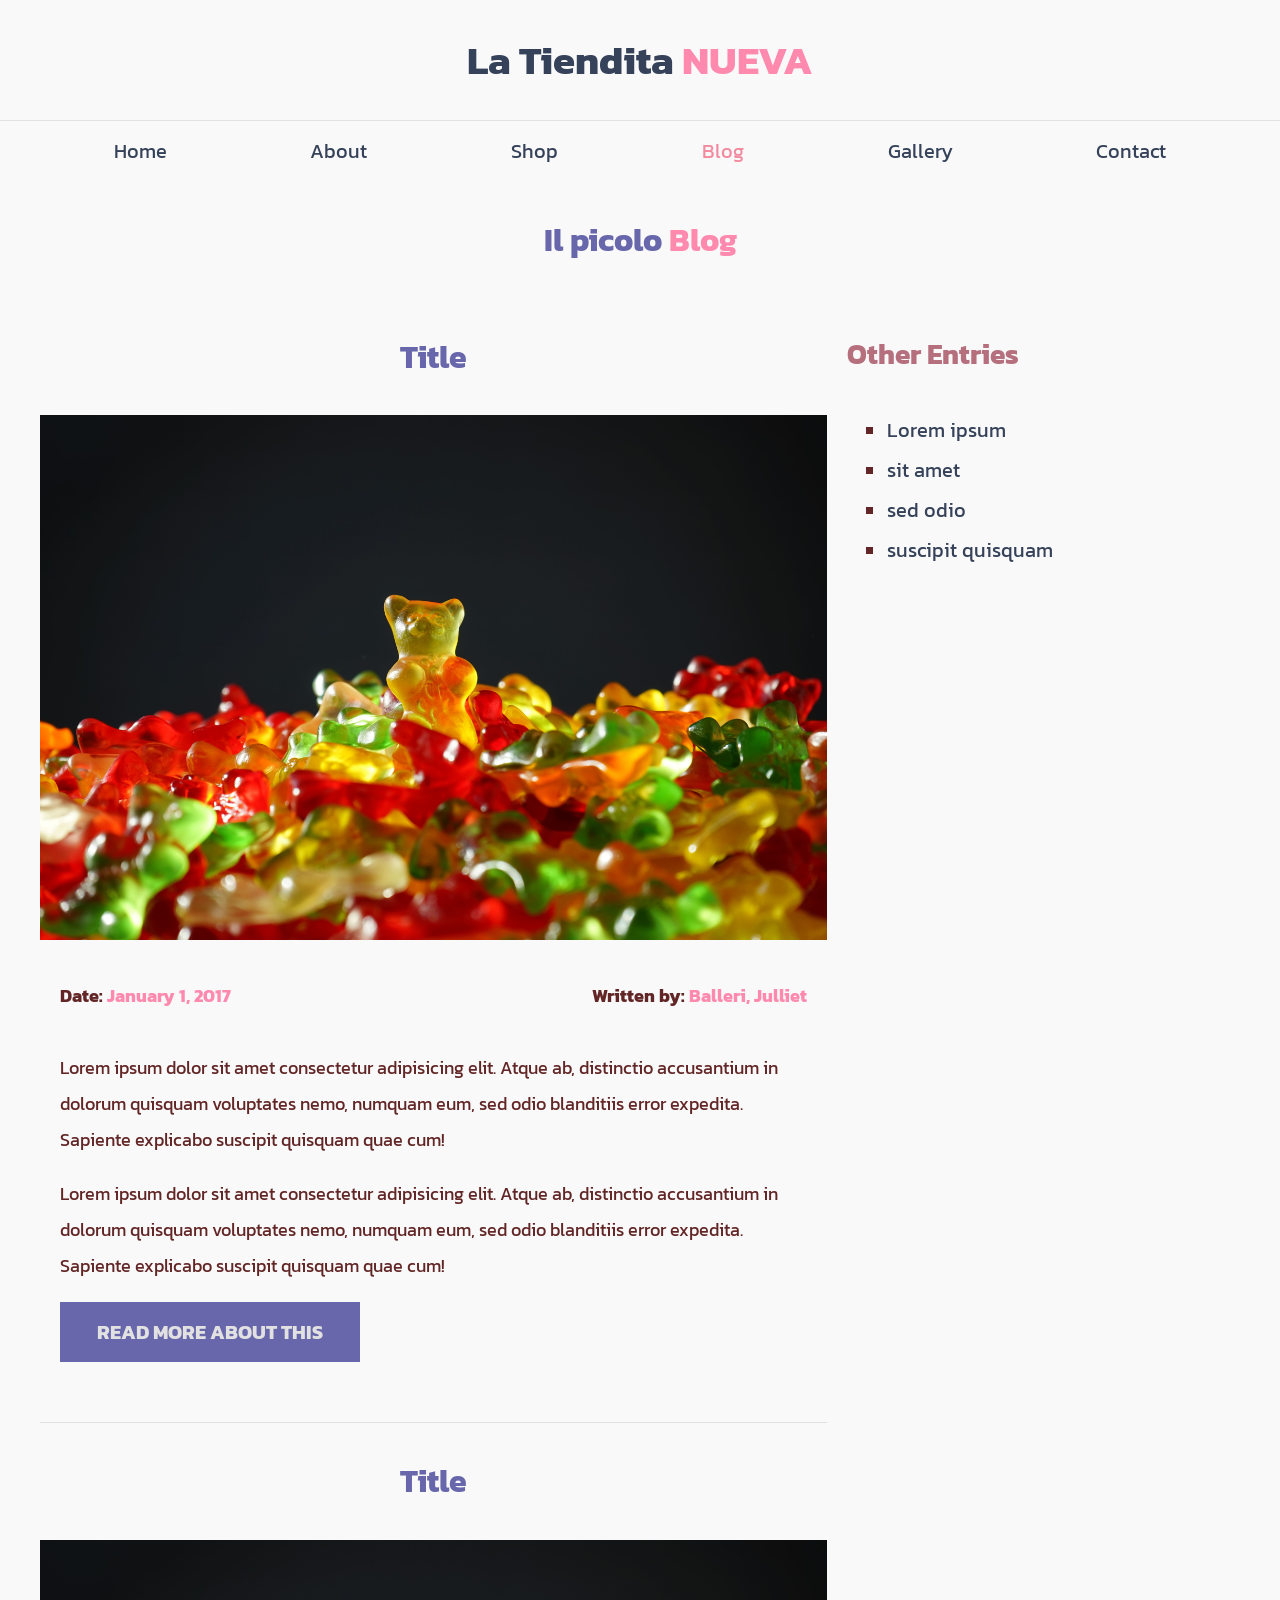
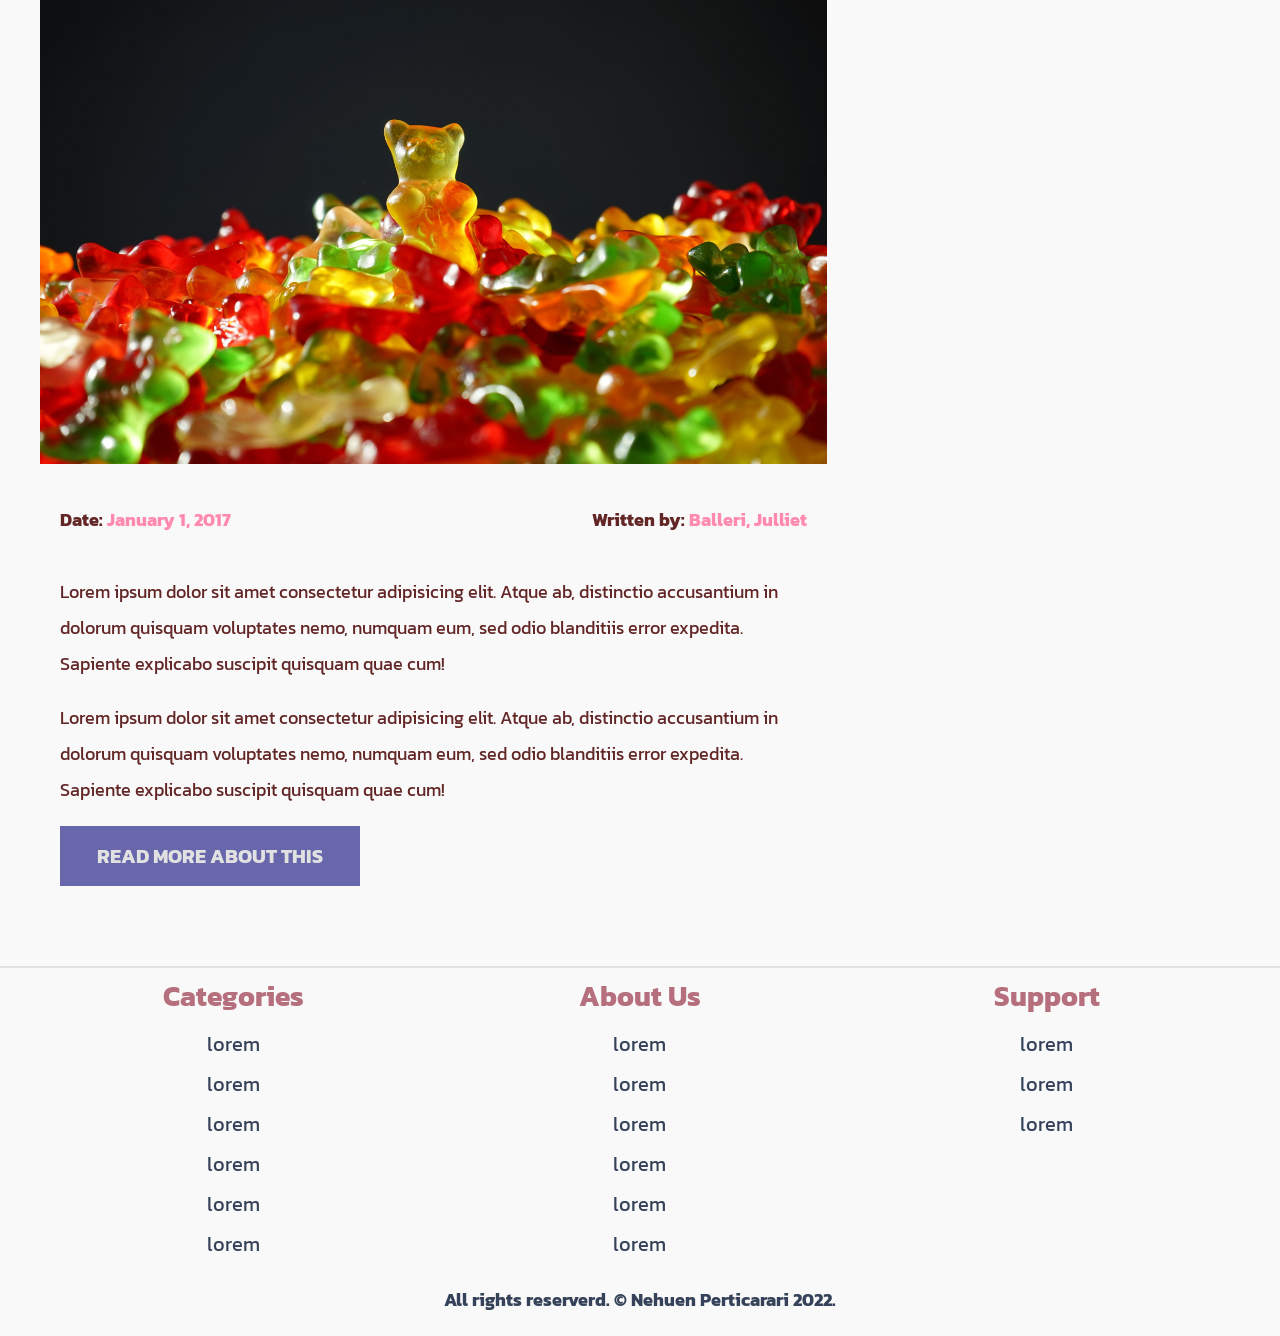
<file: pages/blog.html>
<!DOCTYPE html>
<html lang="en">
<head>
    <meta charset="UTF-8">
    <meta http-equiv="X-UA-Compatible" content="IE=edge">
    <meta name="viewport" content="width=device-width, initial-scale=1.0">
    
    <title>Blog ♥ || La tiendita</title>

    <link rel="stylesheet" href="../css/normalize.css">
    <link rel="stylesheet" href="../css/styles.css">

    <link rel="preconnect" href="https://fonts.googleapis.com">
    <link rel="preconnect" href="https://fonts.gstatic.com" crossorigin>
    <link href="https://fonts.googleapis.com/css2?family=Kanit:wght@400;500&display=swap" rel="stylesheet"> 
</head>
<body>
    <header class="header no-margin container">
        <h1 class="no-margin center">La Tiendita <span>nueva</span> </h1>
    </header>

    <nav class="navbar">
        <a href="../index.html">Home</a>
        <a href="./us.html">About</a>
        <a href="./shop.html">Shop</a>
        <a class="navbar__view--on" href="./blog.html">Blog</a>
        <a href="./gallery.html">Gallery </a>
        <a href="./contact.html">Contact</a>
    </nav>

    <main class="container">
        <h2 class="center"> Il picolo <span>Blog</span></h2>

        <section class="blog-container">

            <div class="blog">
                <article class="entry">

                    <h2 class="center">Title</h2>

                    <div class="blog-img">
                        <img src="../img/about.jpg" alt="about">
                    </div>

                    <div class="blog-content">
                        <div class="meta-entry"> 
                            <p>Date: <span>January 1, 2017</span></p>
                            <p>Written by: <span>Balleri, Julliet</span></p>
                        </div>

                        <div class="blog-entry">
                            <p>Lorem ipsum dolor sit amet consectetur adipisicing elit. 
                                Atque ab, distinctio accusantium in dolorum quisquam voluptates nemo, 
                                numquam eum, sed odio blanditiis error expedita.
                                Sapiente explicabo suscipit quisquam quae cum!</p>
                    
                            <p>Lorem ipsum dolor sit amet consectetur adipisicing elit. 
                                Atque ab, distinctio accusantium in dolorum quisquam voluptates nemo, 
                                numquam eum, sed odio blanditiis error expedita.
                                Sapiente explicabo suscipit quisquam quae cum!</p>
                        </div>
                        <a class="btn max-width__btn" href="entry.html">Read more about this</a>
                    </div>
                    

                    

                </article> <!-- end article 1 -->

                <article class="entry">

                    <h2 class="center">Title</h2>

                    <div class="blog-img">
                        <img src="../img/about.jpg" alt="about">
                    </div>

                    <div class="blog-content">
                        <div class="meta-entry">
                            <p>Date: <span>January 1, 2017</span></p>
                            <p>Written by: <span>Balleri, Julliet</span></p>
                        </div>

                        <div class="blog-entry">
                            <p>Lorem ipsum dolor sit amet consectetur adipisicing elit. 
                                Atque ab, distinctio accusantium in dolorum quisquam voluptates nemo, 
                                numquam eum, sed odio blanditiis error expedita.
                                Sapiente explicabo suscipit quisquam quae cum!</p>
                    
                            <p>Lorem ipsum dolor sit amet consectetur adipisicing elit. 
                                Atque ab, distinctio accusantium in dolorum quisquam voluptates nemo, 
                                numquam eum, sed odio blanditiis error expedita.
                                Sapiente explicabo suscipit quisquam quae cum!</p>
                        </div>
                        <a class="btn btn max-width__btn" href="entry.html">Read more about this</a>
                    </div>

                    

                </article> <!-- end article 2 -->

            </div><!-- end div blog -->

            <aside>
                <h3>other entries</h3>
                <ul>
                    <li><a href="#">Lorem ipsum</a></li>
                    <li><a href="#">sit amet</a></li>
                    <li><a href="#">sed odio</a></li>
                    <li><a href="#">suscipit quisquam</a></li>
                </ul>
            </aside>

        </section>
    </main>

    <footer >
        <div class="footer">
            <div class="container footer-grid">
                <div >
                    <h3 class="no-margin">Categories</h3>
                    <nav class="nav-footer">
                        <a href="">lorem</a>
                        <a href="">lorem</a>
                        <a href="">lorem</a>
                        <a href="">lorem</a>
                        <a href="">lorem</a>
                        <a href="">lorem</a>
                    </nav>
                </div>
        
                <div>
                    <h3 class="no-margin">About us</h3>
                    <nav class="nav-footer">
                        <a href="">lorem</a>
                        <a href="">lorem</a>
                        <a href="">lorem</a>
                        <a href="">lorem</a>
                        <a href="">lorem</a>
                        <a href="">lorem</a>
                    </nav>
                </div>
        
                <div>
                    <h3 class="no-margin">Support</h3>
                    <nav class="nav-footer">
                        <a href="">lorem</a>
                        <a href="">lorem</a>
                        <a href="">lorem</a>
                    </nav>
                </div>
            </div>
        </div>

        <p class="rights">All rights reserverd. &copy; Nehuen Perticarari 2022.</p>

    </footer>
</body>
</html>
</file>
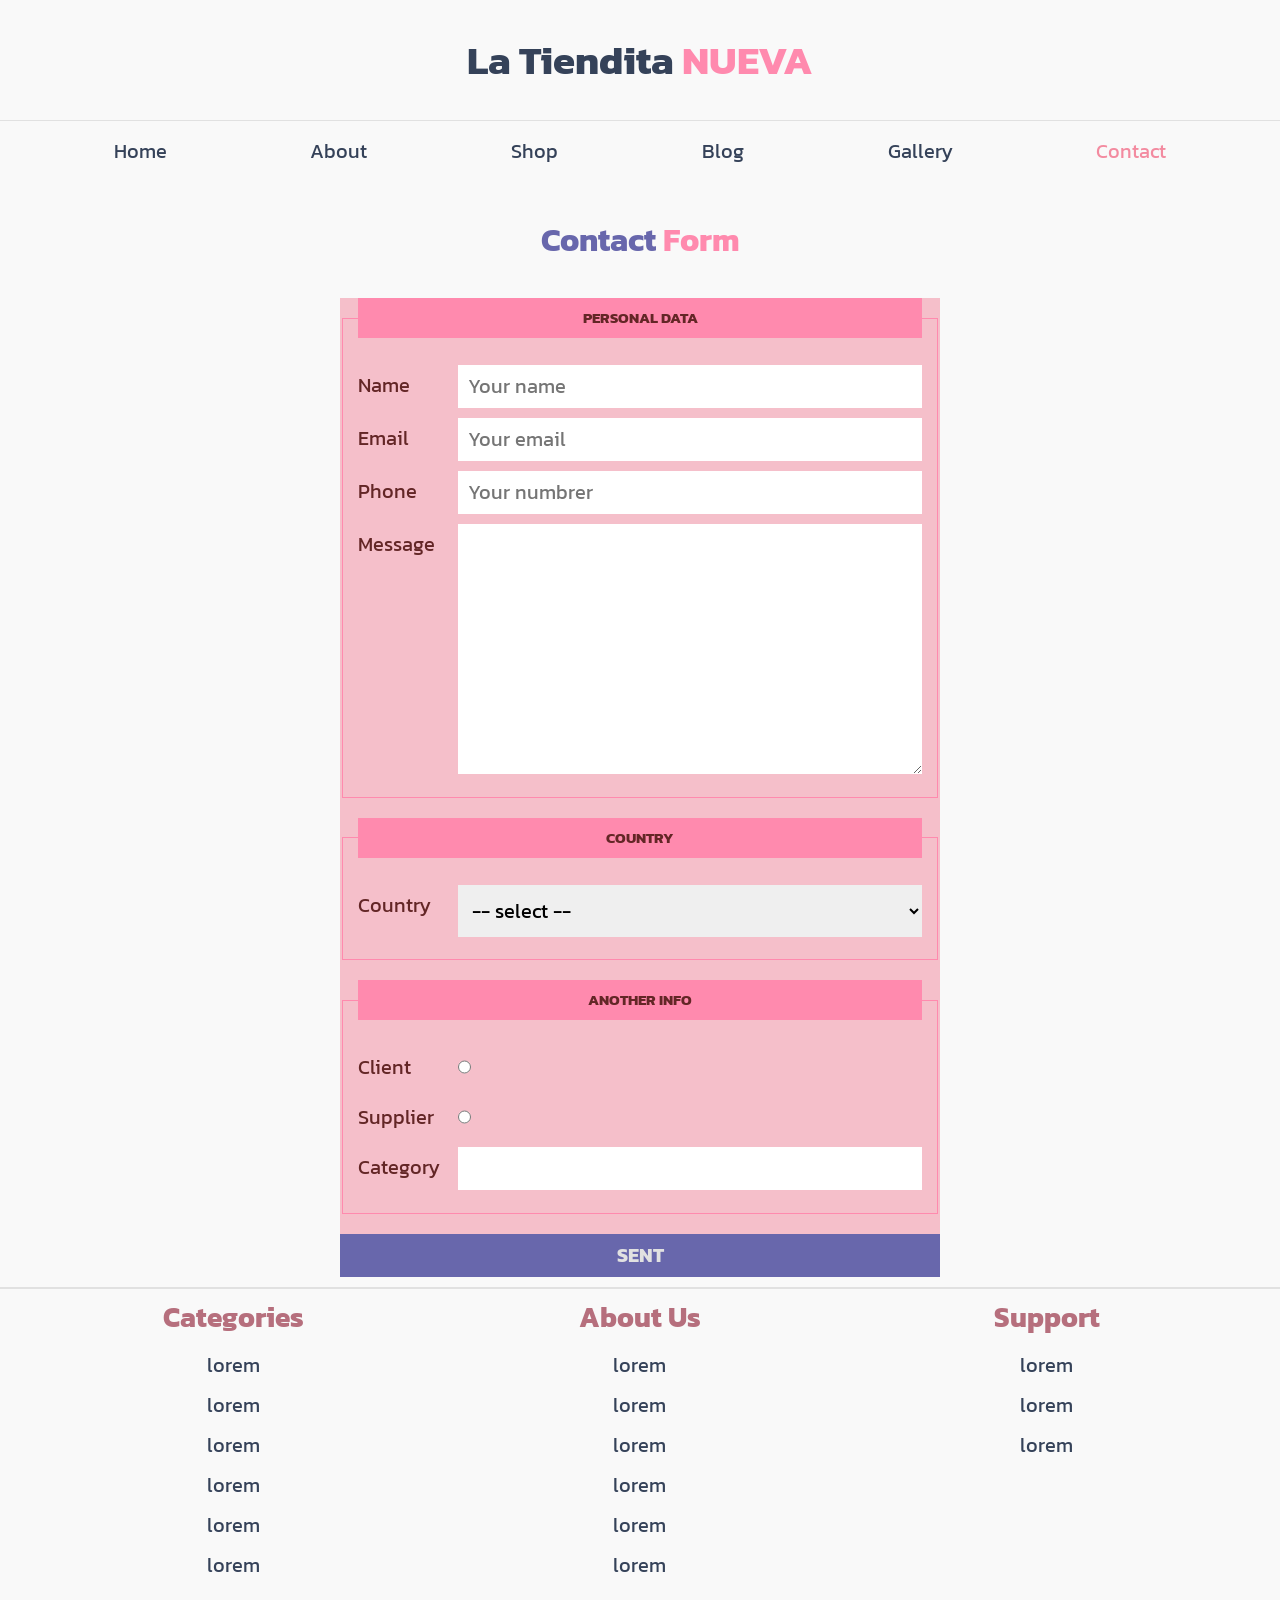
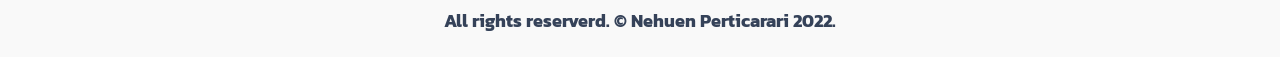
<file: pages/contact.html>
<!DOCTYPE html>
<html lang="en">
<head>
    <meta charset="UTF-8">
    <meta http-equiv="X-UA-Compatible" content="IE=edge">
    <meta name="viewport" content="width=device-width, initial-scale=1.0">
    
    <title>Contact us ♥ || La tiendita</title>

    <link rel="stylesheet" href="../css/normalize.css">
    <link rel="stylesheet" href="../css/styles.css">

    <link rel="preconnect" href="https://fonts.googleapis.com">
    <link rel="preconnect" href="https://fonts.gstatic.com" crossorigin>
    <link href="https://fonts.googleapis.com/css2?family=Kanit:wght@400;500&display=swap" rel="stylesheet"> 
</head>
<body>
    <header class="header no-margin container">
        <h1 class="no-margin center">La Tiendita <span>nueva</span> </h1>
    </header>

    <nav class="navbar">
        <a href="../index.html">Home</a>
        <a href="./us.html">About</a>
        <a href="./shop.html">Shop</a>
        <a href="./blog.html">Blog</a>
        <a href="./gallery.html">Gallery </a>
        <a class="navbar__view--on" href="./contact.html">Contact</a>
    </nav>

    <main class="container">
        <h2 class="center">Contact <span>Form</span></h2>

        <form class="contact-form"  method="post">
            <fieldset>
                <legend>Personal Data</legend>

                <div class="field">
                    <label for="name">Name</label>
                    <input type="text" name="name" id="name" placeholder="Your name" required>
                </div>

                <div class="field">
                    <label for="email">Email</label>
                    <input type="email" name="name" id="email" placeholder="Your email" required>
                </div>

                <div class="field">
                    <label for="phone">Phone</label>
                    <input type="tel" name="name" id="phone" placeholder="Your numbrer" required>
                </div>

                <div class="field">
                    <label for="message">Message</label>
                    <textarea name="message" id="message" cols="20" rows="10"></textarea>
                </div>

            </fieldset>

            <fieldset>
                <legend>Country</legend>
                <div class="field">
                    <label for="country">Country</label>
                    <select name="" id="country" required>
                        <option selected value="">-- select --</option>
                        <option value="ar">Argentina</option>
                        <option value="br">Brazil</option>
                        <option value="pr">Peru</option>
                        <option value="it">Italia</option>
                        <option value="es">Spain</option>
                    </select>

                </div>
            </fieldset>


            <fieldset>
                <legend>Another info</legend>
                <div class="field">
                    <label for="client">Client</label>
                    <input type="radio" id="client" name="type" value="client" required>
                </div>

                <div class="field">
                    <label for="supplier">Supplier</label>
                    <input type="radio" id="supplier" name="type" value="supplier" required>
                </div>

                <div class="field">
                    <label for="category">Category</label>
                    <input type="text" list="category" name="mycategory" required>
                    <datalist id="category">
                        <option value="bakery"></option>
                        <option value="vegetables and fruits"></option>
                        <option value="Candies"></option>

                    </datalist>

                </div>
            </fieldset>
            <input class="btn" type="submit" value="Sent">
        </form>
    </main>

    <footer >
        <div class="footer">
            <div class="container footer-grid">
                <div >
                    <h3 class="no-margin">Categories</h3>
                    <nav class="nav-footer">
                        <a href="">lorem</a>
                        <a href="">lorem</a>
                        <a href="">lorem</a>
                        <a href="">lorem</a>
                        <a href="">lorem</a>
                        <a href="">lorem</a>
                    </nav>
                </div>
        
                <div>
                    <h3 class="no-margin">About us</h3>
                    <nav class="nav-footer">
                        <a href="">lorem</a>
                        <a href="">lorem</a>
                        <a href="">lorem</a>
                        <a href="">lorem</a>
                        <a href="">lorem</a>
                        <a href="">lorem</a>
                    </nav>
                </div>
        
                <div>
                    <h3 class="no-margin">Support</h3>
                    <nav class="nav-footer">
                        <a href="">lorem</a>
                        <a href="">lorem</a>
                        <a href="">lorem</a>
                    </nav>
                </div>
            </div>
        </div>

        <p class="rights">All rights reserverd. &copy; Nehuen Perticarari 2022.</p>

    </footer>
</body>
</html>
</file>
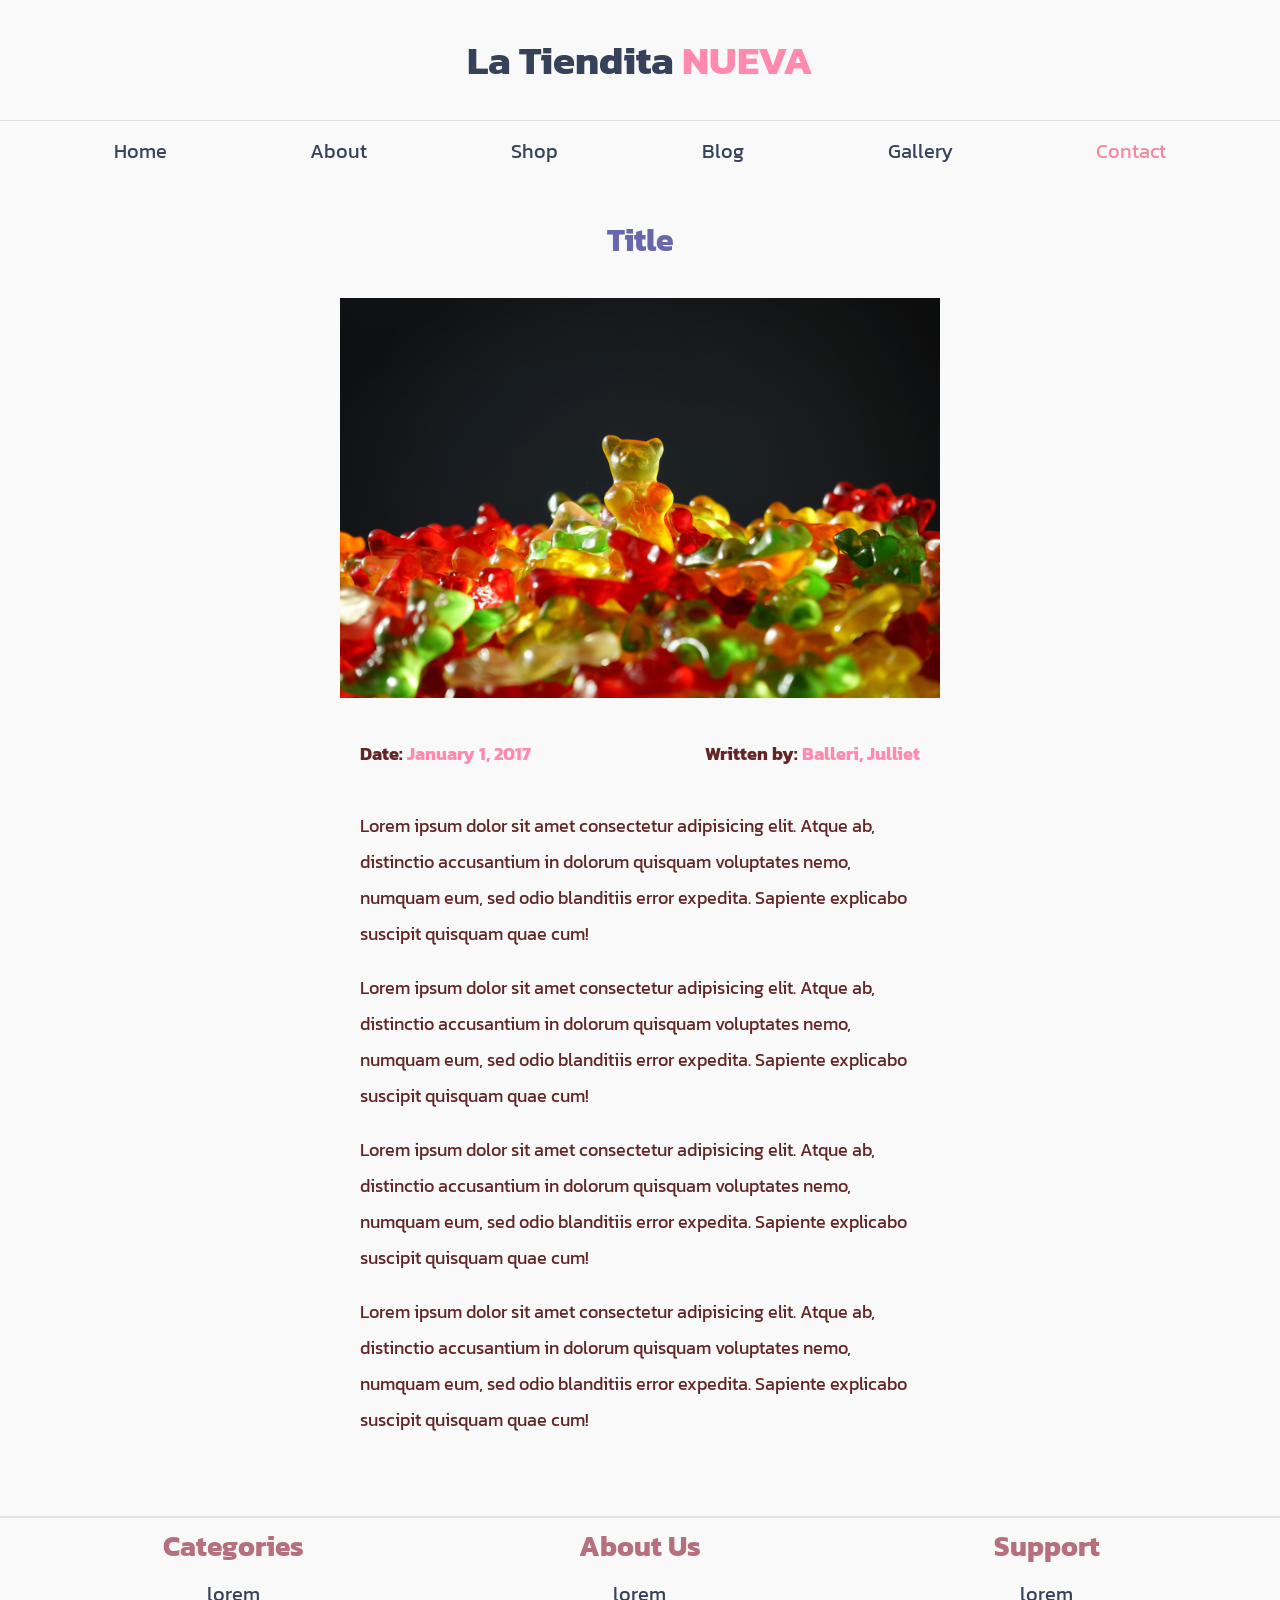
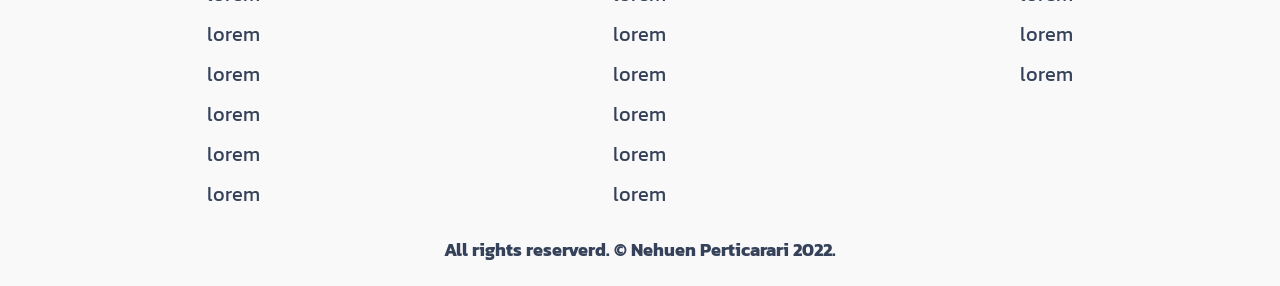
<file: pages/entry.html>
<!DOCTYPE html>
<html lang="en">
<head>
    <meta charset="UTF-8">
    <meta http-equiv="X-UA-Compatible" content="IE=edge">
    <meta name="viewport" content="width=device-width, initial-scale=1.0">
    
    <title>Blog ♥ || La tiendita</title>

    <link rel="stylesheet" href="../css/normalize.css">
    <link rel="stylesheet" href="../css/styles.css">

    <link rel="preconnect" href="https://fonts.googleapis.com">
    <link rel="preconnect" href="https://fonts.gstatic.com" crossorigin>
    <link href="https://fonts.googleapis.com/css2?family=Kanit:wght@400;500&display=swap" rel="stylesheet"> 
</head>
<body>
    <header class="header no-margin container">
        <h1 class="no-margin center">La Tiendita <span>nueva</span> </h1>
    </header>

    <nav class="navbar">
        <a href="../index.html">Home</a>
        <a href="./us.html">About</a>
        <a href="./shop.html">Shop</a>
        <a href="./blog.html">Blog</a>
        <a href="./gallery.html">Gallery </a>
        <a class="navbar__view--on" href="./contact.html">Contact</a>
    </nav>

    <main class="container">
        <h2 class="center">Title</h2>
        <div>
            <article class="entry entry-content">

                <div class="blog-img">
                    <img src="../img/about.jpg" alt="about">
                </div>

                <div class="blog-content">
                    <div class="meta-entry"> 
                        <p>Date: <span>January 1, 2017</span></p>
                        <p>Written by: <span>Balleri, Julliet</span></p>
                    </div>

                    <div class="blog-entry">
                        <p>Lorem ipsum dolor sit amet consectetur adipisicing elit. 
                            Atque ab, distinctio accusantium in dolorum quisquam voluptates nemo, 
                            numquam eum, sed odio blanditiis error expedita.
                            Sapiente explicabo suscipit quisquam quae cum!</p>
                
                        <p>Lorem ipsum dolor sit amet consectetur adipisicing elit. 
                            Atque ab, distinctio accusantium in dolorum quisquam voluptates nemo, 
                            numquam eum, sed odio blanditiis error expedita.
                            Sapiente explicabo suscipit quisquam quae cum!</p>

                        <p>Lorem ipsum dolor sit amet consectetur adipisicing elit. 
                            Atque ab, distinctio accusantium in dolorum quisquam voluptates nemo, 
                            numquam eum, sed odio blanditiis error expedita.
                            Sapiente explicabo suscipit quisquam quae cum!</p>

                        <p>Lorem ipsum dolor sit amet consectetur adipisicing elit. 
                            Atque ab, distinctio accusantium in dolorum quisquam voluptates nemo, 
                            numquam eum, sed odio blanditiis error expedita.
                            Sapiente explicabo suscipit quisquam quae cum!</p>
                    </div>
                </div>
            </article>
        </div>
    </main>

    <footer >
        <div class="footer">
            <div class="container footer-grid">
                <div >
                    <h3 class="no-margin">Categories</h3>
                    <nav class="nav-footer">
                        <a href="">lorem</a>
                        <a href="">lorem</a>
                        <a href="">lorem</a>
                        <a href="">lorem</a>
                        <a href="">lorem</a>
                        <a href="">lorem</a>
                    </nav>
                </div>
        
                <div>
                    <h3 class="no-margin">About us</h3>
                    <nav class="nav-footer">
                        <a href="">lorem</a>
                        <a href="">lorem</a>
                        <a href="">lorem</a>
                        <a href="">lorem</a>
                        <a href="">lorem</a>
                        <a href="">lorem</a>
                    </nav>
                </div>
        
                <div>
                    <h3 class="no-margin">Support</h3>
                    <nav class="nav-footer">
                        <a href="">lorem</a>
                        <a href="">lorem</a>
                        <a href="">lorem</a>
                    </nav>
                </div>
            </div>
        </div>

        <p class="rights">All rights reserverd. &copy; Nehuen Perticarari 2022.</p>

    </footer>
</body>
</html>
</file>
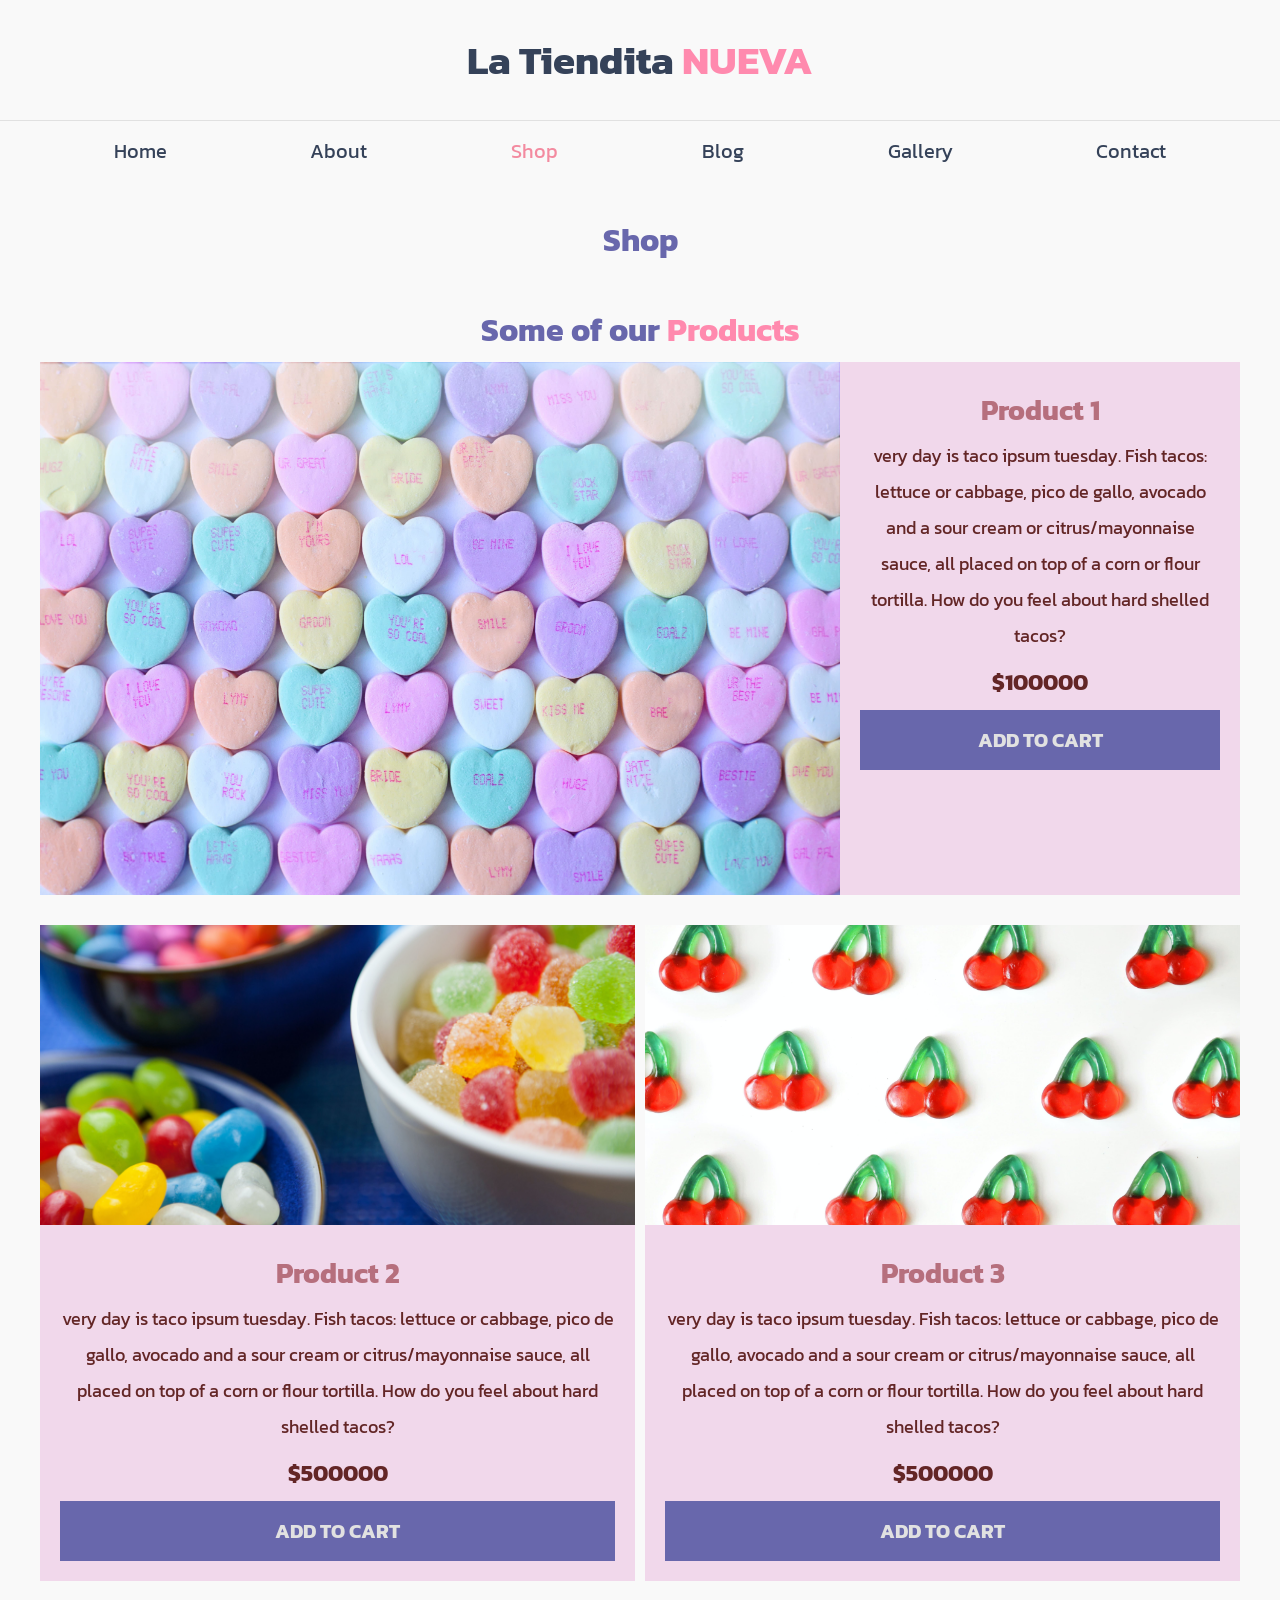
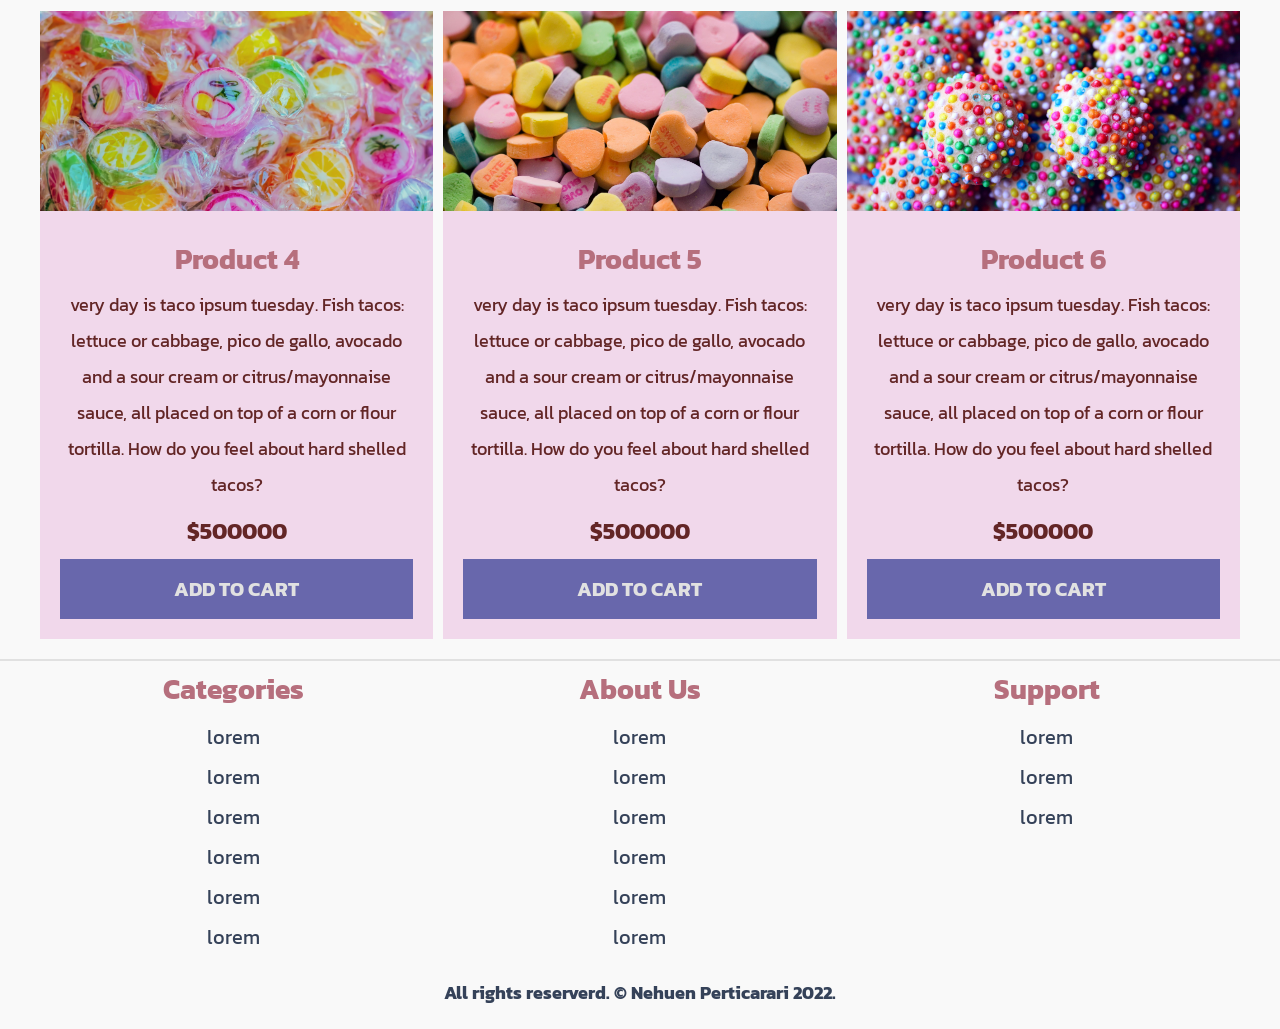
<file: pages/shop.html>
<!DOCTYPE html>
<html lang="en">
<head>
    <meta charset="UTF-8">
    <meta http-equiv="X-UA-Compatible" content="IE=edge">
    <meta name="viewport" content="width=device-width, initial-scale=1.0">
    
    <title>Shop ♥ || La tiendita</title>

    <link rel="stylesheet" href="../css/normalize.css">
    <link rel="stylesheet" href="../css/styles.css">

    <link rel="preconnect" href="https://fonts.googleapis.com">
    <link rel="preconnect" href="https://fonts.gstatic.com" crossorigin>
    <link href="https://fonts.googleapis.com/css2?family=Kanit:wght@400;500&display=swap" rel="stylesheet"> 
</head>
<body>
    <header class="header no-margin container">
        <h1 class="no-margin center">La Tiendita <span>nueva</span> </h1>
    </header>

    <nav class="navbar">
        <a href="../index.html">Home</a>
        <a href="./us.html">About</a>
        <a class="navbar__view--on" href="./shop.html">Shop</a>
        <a href="./blog.html">Blog</a>
        <a href="./gallery.html">Gallery </a>
        <a href="./contact.html">Contact</a>
    </nav>

    <main class="container">
        <h2 class="center">Shop</h2>
        <main class="container main-content">
            <h2 class="center no-margin">Some of our <span>Products</span></h2>
    
            <div class="list-products">
                <div class="product">
                    <img src="../img/product1.jpg" alt="img-product">
                    <div class="product-text">
                        <h3>product 1</h3>
                        <p>very day is taco ipsum tuesday. Fish tacos: lettuce or cabbage, pico de gallo,
                            avocado and a sour cream or citrus/mayonnaise sauce, all placed on top of a corn or flour tortilla.
                            How do you feel about hard shelled tacos?</p>
                        <p class="price">$100000</p>
                        <a class="btn" type="button">add to cart</a>
                    </div><!-- product info -->
                </div><!-- product -->
    
                <div class="product">
                    <img src="../img/product2.jpg" alt="img-product2">
                    <div class="product-text">
                        <h3>product 2</h3>
                        <p>very day is taco ipsum tuesday. Fish tacos: lettuce or cabbage, pico de gallo,
                            avocado and a sour cream or citrus/mayonnaise sauce, all placed on top of a corn or flour tortilla.
                            How do you feel about hard shelled tacos?</p>
                        <p class="price">$500000</p>
                        <a class="btn" type="button">add to cart</a>
                    </div><!-- product info -->
                </div><!-- product -->
           
                <div class="product">
                    <img src="../img/product3.jpg" alt="img-product3">
                    <div class="product-text">
                        <h3>product 3</h3>
                        <p>very day is taco ipsum tuesday. Fish tacos: lettuce or cabbage, pico de gallo,
                            avocado and a sour cream or citrus/mayonnaise sauce, all placed on top of a corn or flour tortilla.
                            How do you feel about hard shelled tacos?</p>
                        <p class="price">$500000</p>
                        <a class="btn" type="button">add to cart</a>
                    </div><!-- product info -->
                </div><!-- product -->
    
                <div class="product">
                    <img src="../img/product4.jpg" alt="img-product4">
                    <div class="product-text">
                        <h3>product 4</h3>
                        <p>very day is taco ipsum tuesday. Fish tacos: lettuce or cabbage, pico de gallo,
                            avocado and a sour cream or citrus/mayonnaise sauce, all placed on top of a corn or flour tortilla.
                            How do you feel about hard shelled tacos?</p>
                        <p class="price">$500000</p>
                        <a class="btn" type="button">add to cart</a>
                    </div><!-- product info -->
                </div><!-- product -->
    
                <div class="product">
                    <img src="../img/product5.jpg" alt="img-product5">
                    <div class="product-text">
                        <h3>product 5</h3>
                        <p>very day is taco ipsum tuesday. Fish tacos: lettuce or cabbage, pico de gallo,
                            avocado and a sour cream or citrus/mayonnaise sauce, all placed on top of a corn or flour tortilla.
                            How do you feel about hard shelled tacos?</p>
                        <p class="price">$500000</p>
                        <a class="btn" type="button">add to cart</a>
                    </div><!-- product info -->
                </div><!-- product -->
    
                <div class="product">
                    <img src="../img/product6.jpg" alt="img-product6">
    
                    <div class="product-text">
                        <h3>product 6</h3>
                        <p>very day is taco ipsum tuesday. Fish tacos: lettuce or cabbage, pico de gallo,
                            avocado and a sour cream or citrus/mayonnaise sauce, all placed on top of a corn or flour tortilla.
                            How do you feel about hard shelled tacos?</p>
                        <p class="price">$500000</p>
                        <a class="btn" type="button">add to cart</a>
                    </div><!-- product info -->
    
                </div><!-- product -->
    
            </div> <!-- end of products -->
    
        </main>
    </main>
    
    <footer >
        <div class="footer">
            <div class="container footer-grid">
                <div >
                    <h3 class="no-margin">Categories</h3>
                    <nav class="nav-footer">
                        <a href="">lorem</a>
                        <a href="">lorem</a>
                        <a href="">lorem</a>
                        <a href="">lorem</a>
                        <a href="">lorem</a>
                        <a href="">lorem</a>
                    </nav>
                </div>
        
                <div>
                    <h3 class="no-margin">About us</h3>
                    <nav class="nav-footer">
                        <a href="">lorem</a>
                        <a href="">lorem</a>
                        <a href="">lorem</a>
                        <a href="">lorem</a>
                        <a href="">lorem</a>
                        <a href="">lorem</a>
                    </nav>
                </div>
        
                <div>
                    <h3 class="no-margin">Support</h3>
                    <nav class="nav-footer">
                        <a href="">lorem</a>
                        <a href="">lorem</a>
                        <a href="">lorem</a>
                    </nav>
                </div>
            </div>
        </div>

        <p class="rights">All rights reserverd. &copy; Nehuen Perticarari 2022.</p>

    </footer>
    
</body>
</html>
</file>
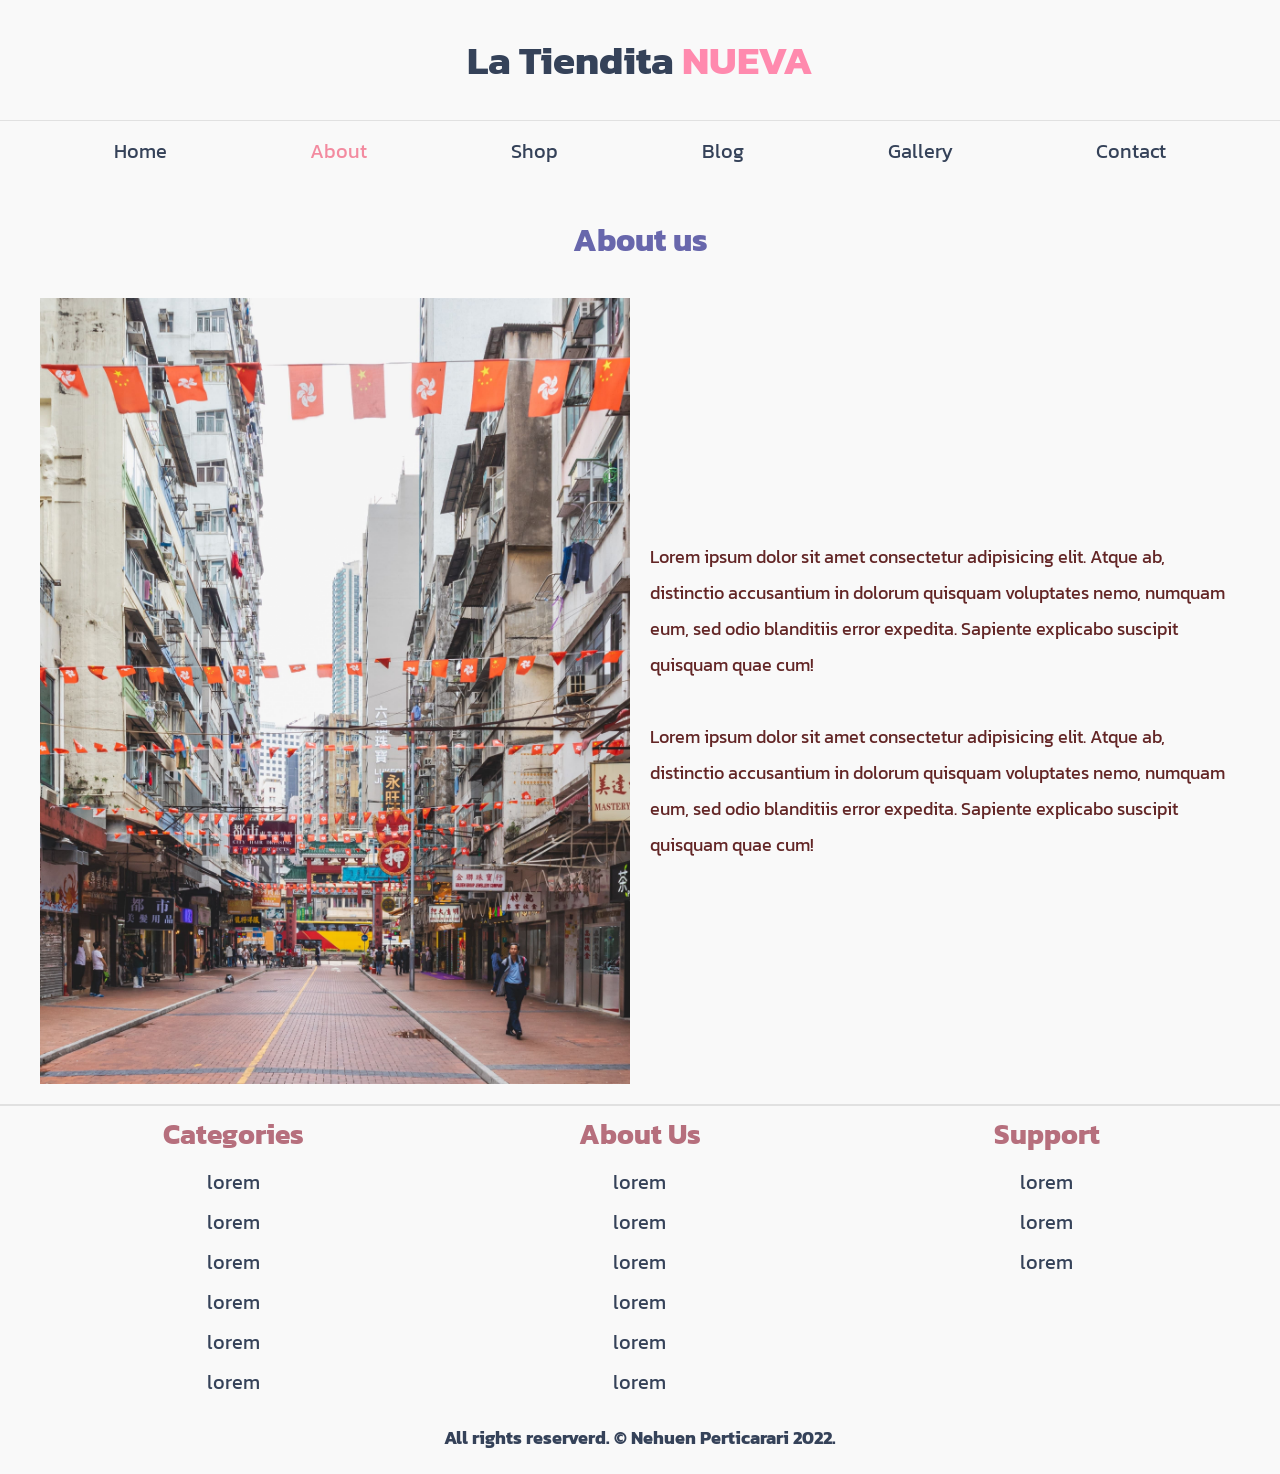
<file: pages/us.html>
<!DOCTYPE html>
<html lang="en">
<head>
    <meta charset="UTF-8">
    <meta http-equiv="X-UA-Compatible" content="IE=edge">
    <meta name="viewport" content="width=device-width, initial-scale=1.0">
    
    <title>About us ♥ || La tiendita</title>

    <link rel="stylesheet" href="../css/normalize.css">
    <link rel="stylesheet" href="../css/styles.css">

    <link rel="preconnect" href="https://fonts.googleapis.com">
    <link rel="preconnect" href="https://fonts.gstatic.com" crossorigin>
    <link href="https://fonts.googleapis.com/css2?family=Kanit:wght@400;500&display=swap" rel="stylesheet"> 
</head>
<body>
    <header class="header no-margin container">
        <h1 class="no-margin center">La Tiendita <span>nueva</span> </h1>
    </header>

    <nav class="navbar">
        <a href="../index.html">Home</a>
        <a class="navbar__view--on" href="./us.html">About</a>
        <a href="./shop.html">Shop</a>
        <a href="./blog.html">Blog</a>
        <a href="./gallery.html">Gallery </a>
        <a href="./contact.html">Contact</a>
    </nav>

    <main class="container">
        <h2 class="center">About us</h2>

        <div class="about-content">

            <div class="img-about">
                <img src="../img/about-us.jpg" alt="us">
            </div>
    
            <div class="about">
                <p>Lorem ipsum dolor sit amet consectetur adipisicing elit. 
                Atque ab, distinctio accusantium in dolorum quisquam voluptates nemo, 
                numquam eum, sed odio blanditiis error expedita.
                Sapiente explicabo suscipit quisquam quae cum!</p>
    
                <p>Lorem ipsum dolor sit amet consectetur adipisicing elit. 
                Atque ab, distinctio accusantium in dolorum quisquam voluptates nemo, 
                numquam eum, sed odio blanditiis error expedita.
                Sapiente explicabo suscipit quisquam quae cum!</p>
            </div>
            
        </div>

    </main>

    <footer >
        <div class="footer">
            <div class="container footer-grid">
                <div >
                    <h3 class="no-margin">Categories</h3>
                    <nav class="nav-footer">
                        <a href="">lorem</a>
                        <a href="">lorem</a>
                        <a href="">lorem</a>
                        <a href="">lorem</a>
                        <a href="">lorem</a>
                        <a href="">lorem</a>
                    </nav>
                </div>
        
                <div>
                    <h3 class="no-margin">About us</h3>
                    <nav class="nav-footer">
                        <a href="">lorem</a>
                        <a href="">lorem</a>
                        <a href="">lorem</a>
                        <a href="">lorem</a>
                        <a href="">lorem</a>
                        <a href="">lorem</a>
                    </nav>
                </div>
        
                <div>
                    <h3 class="no-margin">Support</h3>
                    <nav class="nav-footer">
                        <a href="">lorem</a>
                        <a href="">lorem</a>
                        <a href="">lorem</a>
                    </nav>
                </div>
            </div>
        </div>

        <p class="rights">All rights reserverd. &copy; Nehuen Perticarari 2022.</p>

    </footer>
</body>
</html>
</file>
<file: css/styles.css>
/* globals */
html{
    font-size: 62.5%;
    box-sizing: border-box;
    background-color: #F9F9F9;
    font-family: 'Kanit', sans-serif;
    color: #632626;
}
*, *:before, *:after {
    box-sizing: inherit;
}
body{
    background-color: #F9F9F9;
    line-height: 2;
}
h1{
    font-size: 3rem;
}
@media (min-width: 768px) {
    h1{
        font-size: 4rem;
    }
}
h1 span{
    color: #FF8AAE;
    text-transform: uppercase;
}
h2{
    font-size: 2.8rem;
    color: #6867AC;
}

@media (min-width: 768px) {
    h2{
        font-size: 3.2rem;
    }
}

h2 span{
    color: #FF8AAE;
}

h3{
    font-size: 2.4rem;
    color:#b66f7d;
    text-transform: capitalize;
}

@media (min-width: 768px) {
    h3{
        font-size: 2.8rem;
    }
}
p{
    font-size: 1.8rem;
}
a{
    text-decoration: none;
    font-size: 1.5rem;
    color: #354259;
}
@media (min-width: 768px) {
     a{
        font-size: 2rem;
     }
}
a:hover{
    color: #F6C6EA;
    opacity: 0.6;
    transition: 0.3s;
}
img{
    max-width: 100%;
    display: block;
}

/* utilities */
.center{
    text-align: center;
}

.no-margin{
    margin: 0;
}

.btn{
    display: block;
    text-transform: uppercase;
    font-size: 2rem;
    background-color: #6867AC;
    font-weight: bold;
    padding: 1rem;
    color: #e1e1e1;
    text-align: center;
    border: none;
    width: 100%;

}

.btn:hover{
    
    transition: 0.3s ease-in;
    cursor: pointer;
    background-color: #54538a;
}


@media (min-width: 768px) {
    .max-width__btn{
        max-width: 30rem;
    }
}

.container{
    max-width: 120rem;
    margin: 0 auto
}
/* Header y navbar */

.header{
    color: #354259;
    padding: 2rem;
}


.navbar{
    display: flex;
    gap: 3rem;
    border-top: 1px solid #e1e1e1;
    padding: 1rem 0;
    flex-direction: column;
    align-items: center;
}

@media (min-width: 768px) {
     .navbar{
        flex-direction: row;
        justify-content: space-evenly;
       
     }
}

.navbar__view--on,
.navbar__view:hover{
    color: #F38BA0;
}


.hero{
    background-image: url(../img/hero.jpg);
    height: 30rem;
    background-size: cover;
    background-repeat: no-repeat;
    background-position: left center
}

@media (min-width: 768px) {
     .hero{
        height: 55rem;
        background-position: 30% 75%
     }
}



/* section categories */
.categories-product{
    padding: 2rem;
    text-align: center;
    font-weight: bold;
    text-transform: capitalize;
    margin-bottom: 2rem;
}
.categories-product a{
    font-size: 2rem;
}

@media (min-width: 768px) {
    .categories-product{
        display: grid;
        grid-template-columns: repeat(3, 1fr);
        gap: 2rem;
        margin-bottom: 0;
    }
    .categories-product a{
        font-size: 2.5rem;
    }
}
.categories-product img{
    width: 100%;
    height: 30rem;
    object-fit: cover;
    display: block;
}

.categories-product div:hover{
    transition: 0.4s;
    background-color: #F38BA0;
    border-radius: 1rem;
}


/* about us index */
.about-us{
    background-image: linear-gradient(to bottom, transparent 50%,
    #f1d8eb 50%,#f1d8eb 100%  ), url(../img/about.jpg);
     background-position: 50% 32%;
     background-repeat: no-repeat;
     background-size: 100%, 50rem;
   
    }

@media (min-width: 768px) {
    .about-us{
        background-image: linear-gradient(to right, transparent 50%,
         #f1d8eb 50%,#f1d8eb 100%  ), url(../img/about.jpg);
         background-position: center center;
         padding: 8rem 0;
         background-size: 100%, 120rem;
        }
}

.about-grid{
    display: grid;
    grid-template-rows: repeat(2, 1fr);
   
}

.about-text{
    grid-row: 2/3;
    padding: 5rem;

}

@media (min-width: 768px) {
    .about-grid{
        display: grid;
        grid-template-columns: repeat(2, 1fr);
        grid-template-rows: unset;
        column-gap: 4rem;
    }
    .about-text{
        grid-column: 2/3;
        
    }
}



/* products Grid*/
.main-contet{
    padding-top: 4rem;
    
}

@media (min-width: 768px) {
    .list-products{
        display: grid;
        grid-template-columns: repeat(6, 1fr);
        gap: 1rem;
    }
    .product:nth-child(1){
        grid-column: 1/7;
        display: grid;
        grid-template-columns: 2fr 1fr;
    }
    .product:nth-child(1) img{
        width: 100%;
        height: 100%;
        object-fit: cover;
    }
    .product:nth-child(2){
        grid-column: 1/4;
    }
    .product:nth-child(3){
        grid-column: 4/7;
    }
    .product:nth-child(2) img,
    .product:nth-child(3) img {
        height: 30rem;
        width: 100%;
        object-fit: cover;
    }
    .product:nth-child(4){
        grid-column: 1/3;
    }
    .product:nth-child(5){
        grid-column: 3/5;
    }
    .product:nth-child(6){
        grid-column: 5/7;
    }
    .product:nth-child(4) img,
    .product:nth-child(5) img,
    .product:nth-child(6) img {
        height: 20rem;
        width: 100%;
        object-fit: cover;
    }
}

/* products info */
.product{
    background-color: #f1d8eb;
    margin-bottom: 2rem;
}

.product-text{
    text-align: center;
    padding: 2rem;
}

.product-text h3{
    margin: 0;
}

.product-text p{
    margin: 0 0 .5rem 0;
}

.price {
    font-weight: bold;
    font-size: 2.3rem;
}


/* footer */

.footer{
    border-top: 2px solid #e1e1e1;
    text-align: center;
}
@media (min-width: 768px) {
    .footer-grid{
        display: grid;
        grid-template-columns: repeat(3, 1fr);
        gap: 2rem;
    }
}

.footer-grid > div{
    margin-bottom: 1rem;
}

@media (min-width: 768px) {
    .footer-grid > div{
        margin-bottom: 0;
    }
    
}

.nav-footer{
    display: flex;
    flex-direction: column;
}

.rights{
    text-align: center;
    font-size: 1.8rem;
    font-weight: bold;
    color: #354259;
}

/* about page */

.about-content{
    display: grid;
    grid-template-columns: repeat(auto-fit, minmax(25rem, 1fr));
    gap: 2rem;
}

.about{
    display: flex;
    flex-direction: column;
    justify-content: center;
    padding: 4rem;
}

@media (min-width: 768px) {
     .about{
       padding: 0; 
     }
}
.img-about{
    margin-bottom: 2rem;
}

/* page blog */



@media (min-width: 768px) {
    .blog-container{
        display: grid;
        grid-template-columns: 2fr 1fr;
        gap: 2rem;
    }
}

.entry{
    border-bottom: 1px solid #e1e1e1;
    padding-bottom: 4rem;
    margin-bottom: 2rem;
}
.blog-content{
    padding: 2rem;
}

.entry:last-of-type{
    border: none;
}


.meta-entry p{
    font-weight: bold;
}

.meta-entry span{
    color: #FF8AAE;
}
@media (min-width: 768px) {
    .meta-entry{
        display: flex;
        justify-content: space-between;
    }
    
}

.blog-img{
    max-width: 100rem;
    max-height: 100rem;
}
.blog-img img{
    width: 100%;
}

li{
    font-size: 2rem;
    list-style: square
}

/* entry page */

.entry-content{
    width: 30rem;
    margin: 0 auto;
}

@media (min-width: 768px) {
    .entry-content{
        width: 60rem;
    }
}

/* gallery page */

.gallery-photos{
    padding: 0;
    margin: 0;
    display: grid;
    grid-template-columns:1fr;
    gap: 1rem ;
    line-height: 1;
}

@media (min-width: 768px) {
    .gallery-photos{
        grid-template-columns: repeat(3 ,1fr);
    }
}

.gallery-photos li{
    list-style: none;
}

.gallery-photos img{
    width: 40rem;
    height: 40rem;
    object-fit: cover;
}

/* contact page */

.contact-form{
    max-width: 60rem;
    margin: 0 auto;
    font-size: 2rem;
    margin-bottom: 1rem;
    background-color: #f5bfca
}

.contact-form fieldset{
    border: 1px solid #FF8AAE;
    margin-bottom: 2rem;

}

.contact-form legend{
    background-color: #FF8AAE;
    width: 100%;
    text-align: center;
    font-size: 1.5rem;
    text-transform: uppercase;
    font-weight: bold;
    padding: 0.5rem;
    margin-bottom: 2rem;
}

.field{
    display: flex;
    margin-bottom: 1rem;
}

.field input[type="text"],
.field input[type="email"],
.field input[type="tel"],
textarea,
select,
.field input:not([type="radio"])
 {
    flex: 1;
    padding: 1rem;
    border: #e1e1e1;
}
.field label{
    flex-basis: 10rem;
}
</file>
